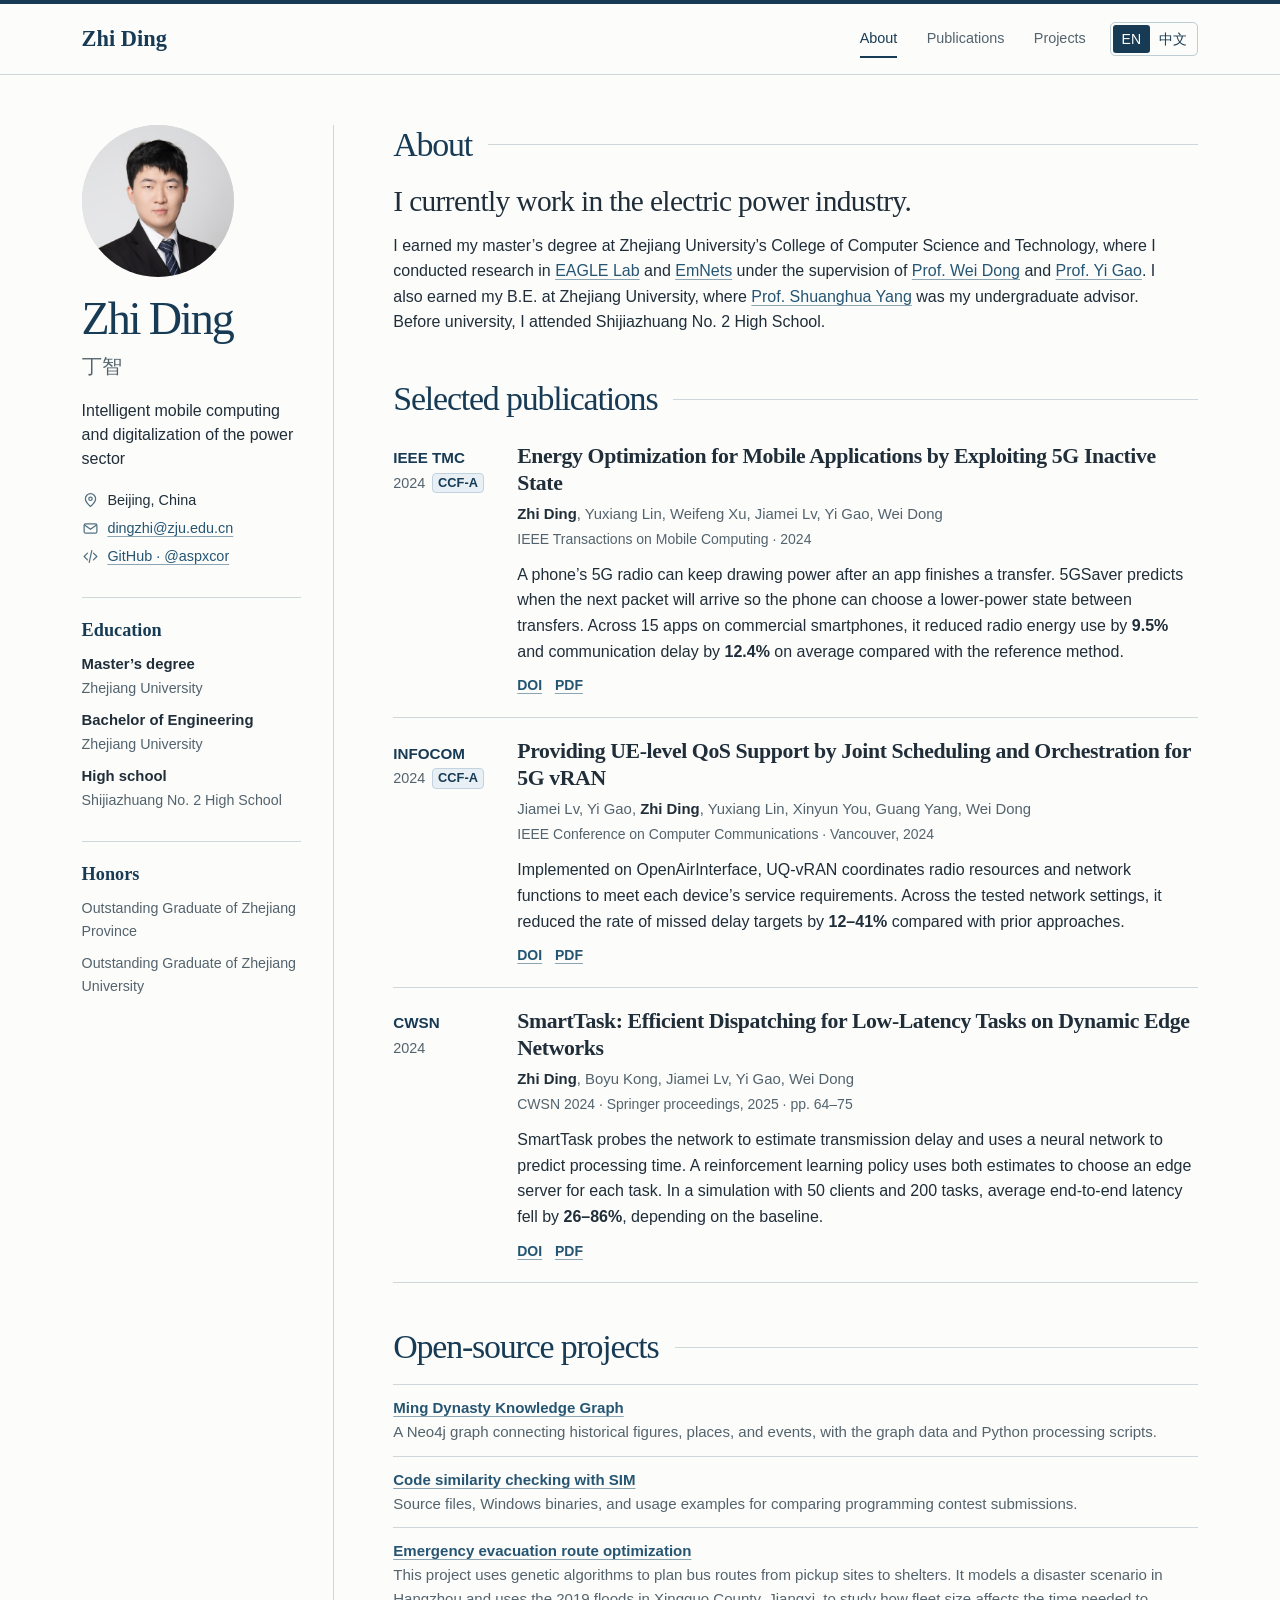
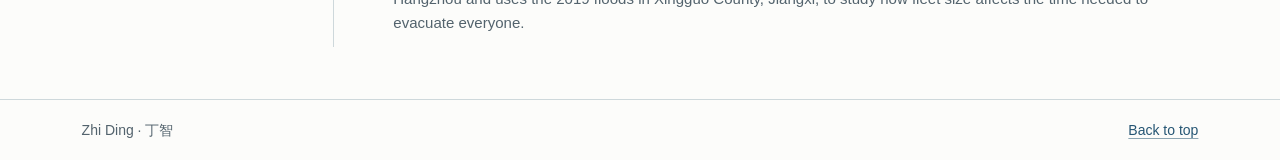
<file: index.html>
<!doctype html>
<html lang="en">
<head>
  <meta charset="utf-8">
  <meta name="viewport" content="width=device-width,initial-scale=1">
  <meta name="description" content="Zhi Ding’s academic homepage. Research interests include intelligent mobile computing and digitalization of the power sector. Biography, selected publications, and open-source projects.">
  <meta name="theme-color" content="#173a55">
  <title>Zhi Ding | Academic Homepage</title>
  <link rel="alternate" hreflang="zh-CN" href="zh.html">
  <link rel="stylesheet" href="style.css">
  <script src="navigation.js" defer></script>
</head>
<body id="top">
  <a class="skip" href="#main">Skip to content</a>
  <header class="mast">
    <div class="wrap mast-inner">
      <a class="wordmark" href="#top" aria-label="Zhi Ding, back to top">Zhi Ding</a>
      <nav aria-label="Sections"><a href="#about" aria-current="location">About</a><a href="#publications">Publications</a><a href="#software">Projects</a></nav>
      <div class="language" role="group" aria-label="Page language"><span lang="en" aria-current="page">EN</span><a data-switch href="zh.html" lang="zh-CN" hreflang="zh-CN">中文</a></div>
    </div>
  </header>
  <div class="wrap layout">
    <aside class="profile" aria-label="Researcher profile">
      <div class="profile-top">
        <div class="portrait"><img src="assets/zhi-ding.jpg" width="724" height="1086" alt="Portrait of Zhi Ding"></div>
        <h1>Zhi Ding</h1><p class="other-name" lang="zh-CN">丁智</p>
        <p class="field">Intelligent mobile computing and digitalization of the power sector</p>
        <ul class="contact">
          <li><svg viewBox="0 0 20 20" fill="none" stroke="currentColor" stroke-width="1.45" stroke-linecap="round" stroke-linejoin="round" aria-hidden="true"><path d="M16 8c0 4-6 9-6 9S4 12 4 8a6 6 0 1 1 12 0Z"/><circle cx="10" cy="8" r="2"/></svg>Beijing, China</li>
          <li><svg viewBox="0 0 20 20" fill="none" stroke="currentColor" stroke-width="1.45" stroke-linecap="round" stroke-linejoin="round" aria-hidden="true"><rect x="2.5" y="4.5" width="15" height="11" rx="1.8"/><path d="m3 6 7 5 7-5"/></svg><a href="mailto:dingzhi@zju.edu.cn">dingzhi@zju.edu.cn</a></li>
          <li><svg viewBox="0 0 20 20" fill="none" stroke="currentColor" stroke-width="1.45" stroke-linecap="round" stroke-linejoin="round" aria-hidden="true"><path d="m6.5 6-4 4 4 4m7-8 4 4-4 4m-2-11-3 14"/></svg><a href="https://github.com/aspxcor">GitHub · @aspxcor</a></li>
        </ul>
      </div>
      <div class="background">
        <section class="aside-block"><h2>Education</h2><dl>
          <dt>Master’s degree</dt><dd>Zhejiang University</dd>
          <dt>Bachelor of Engineering</dt><dd>Zhejiang University</dd>
          <dt>High school</dt><dd>Shijiazhuang No. 2 High School</dd>
        </dl></section>
        <section class="aside-block"><h2>Honors</h2>
          <p>Outstanding Graduate of Zhejiang Province</p>
          <p>Outstanding Graduate of Zhejiang University</p>
        </section>
      </div>
    </aside>
    <main id="main">
      <section class="main-section" id="about">
        <div class="section-heading"><h2>About</h2></div>
        <p class="lead">I currently work in the electric power industry.</p>
        <p class="bio">I earned my master’s degree at Zhejiang University’s College of Computer Science and Technology, where I conducted research in <a href="https://eagle.zju.edu.cn/">EAGLE Lab</a> and <a href="https://www.emnets.cn/zh/">EmNets</a> under the supervision of <a href="https://dongw.emnets.cn/">Prof. Wei Dong</a> and <a href="https://yi-gao.github.io">Prof. Yi Gao</a>. I also earned my B.E. at Zhejiang University, where <a href="https://www.nfu.edu.cn/info/1221/114301.htm">Prof. Shuanghua Yang</a> was my undergraduate advisor. Before university, I attended Shijiazhuang No. 2 High School.</p>
      </section>
      <section class="main-section" id="publications">
        <div class="section-heading"><h2 id="research">Selected publications</h2></div>
        
        <article class="paper" id="paper-5gsaver">
          <div class="venue">
            <b>IEEE TMC</b>
            <div class="venue-meta"><time datetime="2024">2024</time><span class="ccf-rank">CCF-A</span></div>
          </div>
          <div>
            <h3 lang="en"><a href="https://doi.org/10.1109/TMC.2024.3377696">Energy Optimization for Mobile Applications by Exploiting 5G Inactive State</a></h3>
            
            <p class="authors" lang="en"><strong>Zhi Ding</strong>, Yuxiang Lin, Weifeng Xu, Jiamei Lv, Yi Gao, Wei Dong</p>
            <p class="pub-note">IEEE Transactions on Mobile Computing · 2024</p>
            <p class="finding" id="result-5gsaver">A phone’s 5G radio can keep drawing power after an app finishes a transfer. 5GSaver predicts when the next packet will arrive so the phone can choose a lower-power state between transfers. Across 15 apps on commercial smartphones, it reduced radio energy use by <strong>9.5%</strong> and communication delay by <strong>12.4%</strong> on average compared with the reference method.</p>
            <div class="links"><a href="https://doi.org/10.1109/TMC.2024.3377696" aria-label="5GSaver DOI">DOI</a><a href="https://www.emnets.cn/zh/publication/tmc-5gsaver/Energy_Optimization_for_Mobile_Applications_by_Exploiting_5G_Inactive_State.pdf" aria-label="5GSaver PDF">PDF</a></div>
          </div>
        </article>
        <article class="paper" id="paper-uq-vran">
          <div class="venue">
            <b>INFOCOM</b>
            <div class="venue-meta"><time datetime="2024">2024</time><span class="ccf-rank">CCF-A</span></div>
          </div>
          <div>
            <h3 lang="en"><a href="https://doi.org/10.1109/INFOCOM52122.2024.10621408">Providing UE-level QoS Support by Joint Scheduling and Orchestration for 5G vRAN</a></h3>
            
            <p class="authors" lang="en">Jiamei Lv, Yi Gao, <strong>Zhi Ding</strong>, Yuxiang Lin, Xinyun You, Guang Yang, Wei Dong</p>
            <p class="pub-note">IEEE Conference on Computer Communications · Vancouver, 2024</p>
            <p class="finding" id="result-uq-vran">Implemented on OpenAirInterface, UQ-vRAN coordinates radio resources and network functions to meet each device’s service requirements. Across the tested network settings, it reduced the rate of missed delay targets by <strong>12–41%</strong> compared with prior approaches.</p>
            <div class="links"><a href="https://doi.org/10.1109/INFOCOM52122.2024.10621408" aria-label="UQ-vRAN DOI">DOI</a><a href="https://www.emnets.cn/zh/publication/infocom-24-uqvran/uq-vran.pdf" aria-label="UQ-vRAN PDF">PDF</a></div>
          </div>
        </article>
        <article class="paper" id="paper-smarttask">
          <div class="venue">
            <b>CWSN</b>
            <div class="venue-meta"><time datetime="2024">2024</time></div>
          </div>
          <div>
            <h3 lang="en"><a href="https://doi.org/10.1007/978-981-96-2186-6_6">SmartTask: Efficient Dispatching for Low-Latency Tasks on Dynamic Edge Networks</a></h3>
            
            <p class="authors" lang="en"><strong>Zhi Ding</strong>, Boyu Kong, Jiamei Lv, Yi Gao, Wei Dong</p>
            <p class="pub-note">CWSN 2024 · Springer proceedings, 2025 · pp. 64–75</p>
            <p class="finding" id="result-smarttask">SmartTask probes the network to estimate transmission delay and uses a neural network to predict processing time. A reinforcement learning policy uses both estimates to choose an edge server for each task. In a simulation with 50 clients and 200 tasks, average end-to-end latency fell by <strong>26–86%</strong>, depending on the baseline.</p>
            <div class="links"><a href="https://doi.org/10.1007/978-981-96-2186-6_6" aria-label="SmartTask DOI">DOI</a><a href="papers/smarttask.pdf" aria-label="SmartTask PDF">PDF</a></div>
          </div>
        </article>
      </section>
      <section class="main-section project-list" id="software">
        <div class="section-heading"><h2>Open-source projects</h2></div>
          <ul><li><a href="https://github.com/aspxcor/Ming-Dynasty-Knowledge-Graph">Ming Dynasty Knowledge Graph</a><span>A Neo4j graph connecting historical figures, places, and events, with the graph data and Python processing scripts.</span></li>
          <li><a href="https://github.com/aspxcor/Code-Repetition-Check-sim">Code similarity checking with SIM</a><span>Source files, Windows binaries, and usage examples for comparing programming contest submissions.</span></li>
          <li><a href="https://github.com/aspxcor/Optimization-Plan-for-Emergency-Evacuation-of-Personnel-Based-on-Optimization-Algorithm">Emergency evacuation route optimization</a><span>This project uses genetic algorithms to plan bus routes from pickup sites to shelters. It models a disaster scenario in Hangzhou and uses the 2019 floods in Xingguo County, Jiangxi, to study how fleet size affects the time needed to evacuate everyone.</span></li></ul>
      </section>
    </main>
  </div>
  <footer class="footer"><div class="wrap"><span>Zhi Ding · 丁智</span><a href="#top">Back to top</a></div></footer>
</body>
</html>
</file>
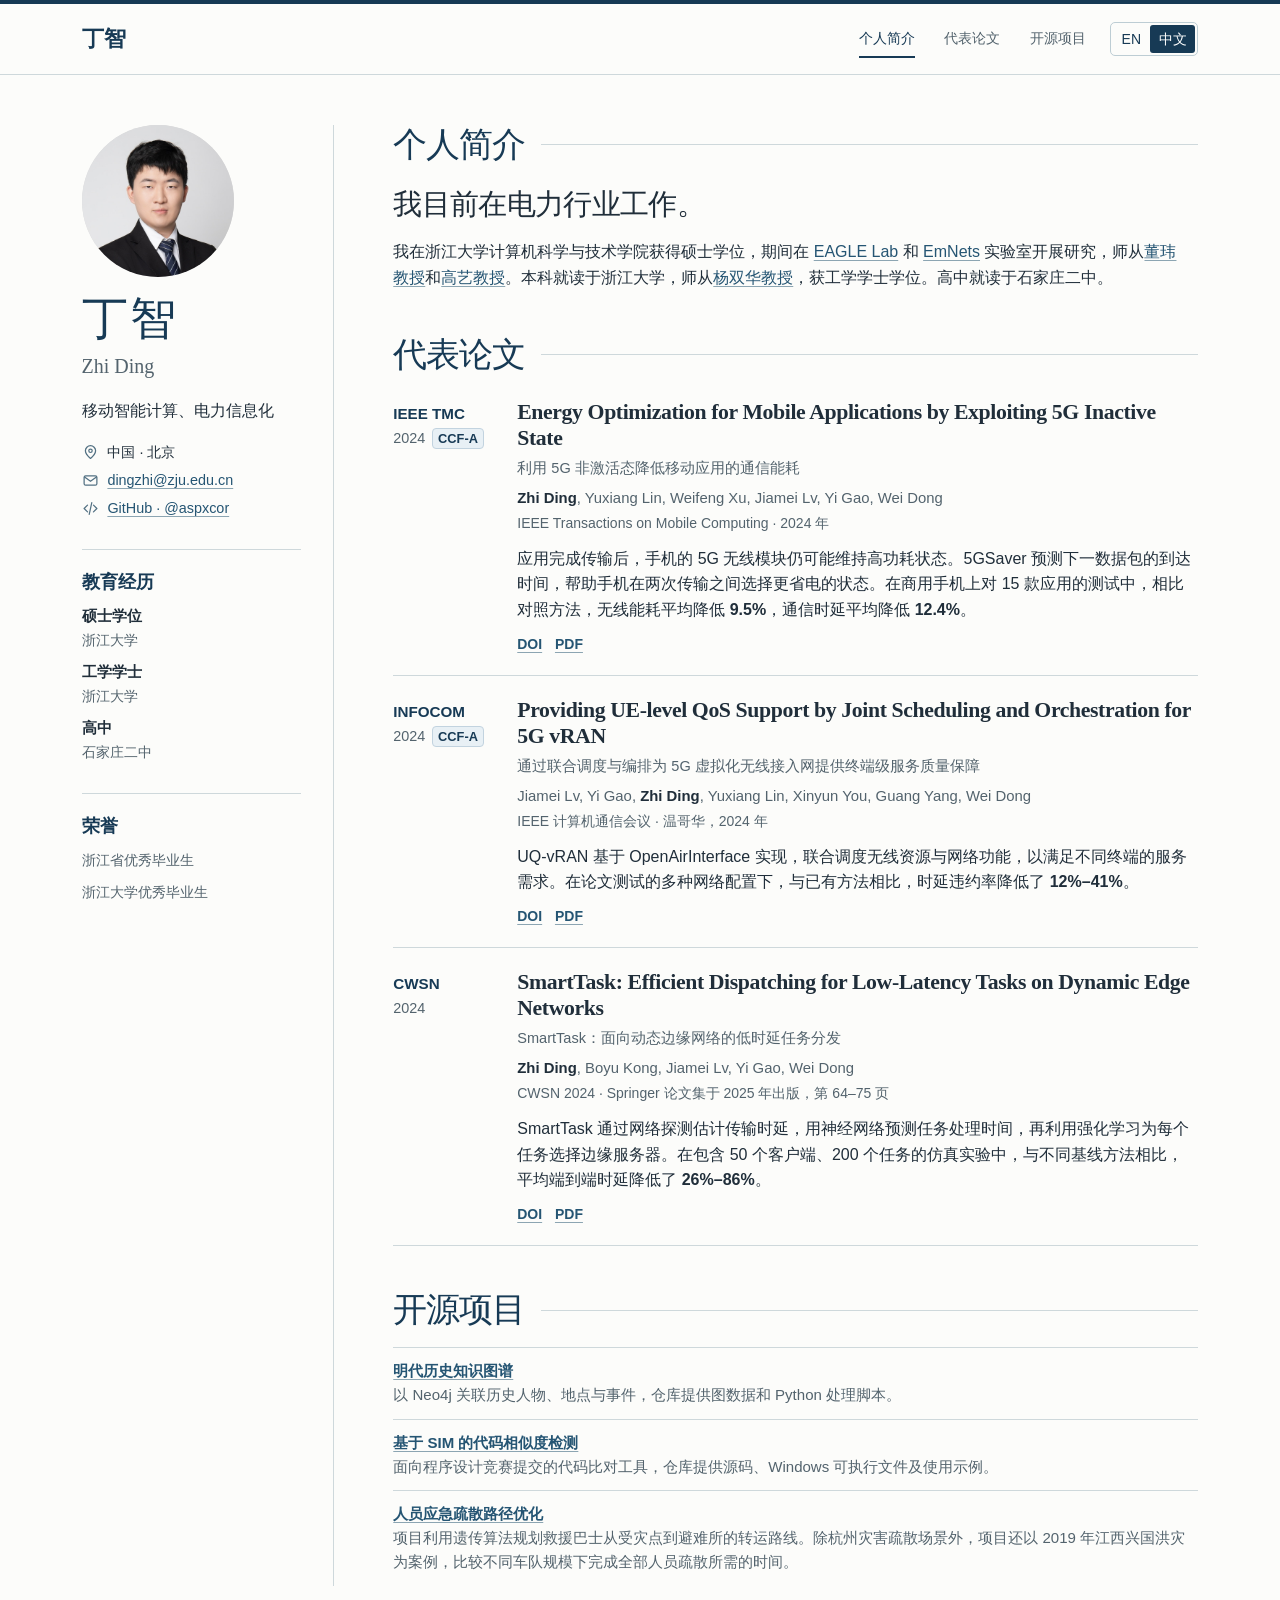
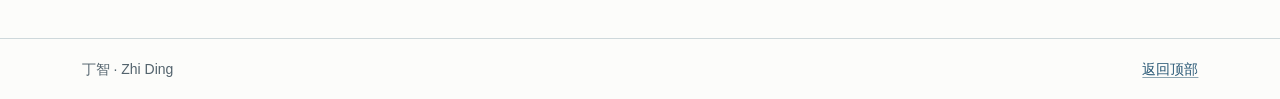
<file: zh.html>
<!doctype html>
<html lang="zh-CN">
<head>
  <meta charset="utf-8">
  <meta name="viewport" content="width=device-width,initial-scale=1">
  <meta name="description" content="丁智的学术主页。主要研究兴趣为移动智能计算、电力信息化，收录个人简介、代表论文与开源项目。">
  <meta name="theme-color" content="#173a55">
  <title>丁智｜学术主页</title>
  <link rel="alternate" hreflang="en" href="index.html">
  <link rel="stylesheet" href="style.css">
  <script src="navigation.js" defer></script>
</head>
<body id="top">
  <a class="skip" href="#main">跳至正文</a>
  <header class="mast">
    <div class="wrap mast-inner">
      <a class="wordmark" href="#top" aria-label="丁智，返回顶部">丁智</a>
      <nav aria-label="栏目导航"><a href="#about" aria-current="location">个人简介</a><a href="#publications">代表论文</a><a href="#software">开源项目</a></nav>
      <div class="language" role="group" aria-label="页面语言"><a data-switch href="index.html" lang="en" hreflang="en">EN</a><span lang="zh-CN" aria-current="page">中文</span></div>
    </div>
  </header>
  <div class="wrap layout">
    <aside class="profile" aria-label="学者信息">
      <div class="profile-top">
        <div class="portrait"><img src="assets/zhi-ding.jpg" width="724" height="1086" alt="丁智的个人照片"></div>
        <h1>丁智</h1><p class="other-name" lang="en">Zhi Ding</p>
        <p class="field">移动智能计算、电力信息化</p>
        <ul class="contact">
          <li><svg viewBox="0 0 20 20" fill="none" stroke="currentColor" stroke-width="1.45" stroke-linecap="round" stroke-linejoin="round" aria-hidden="true"><path d="M16 8c0 4-6 9-6 9S4 12 4 8a6 6 0 1 1 12 0Z"/><circle cx="10" cy="8" r="2"/></svg>中国 · 北京</li>
          <li><svg viewBox="0 0 20 20" fill="none" stroke="currentColor" stroke-width="1.45" stroke-linecap="round" stroke-linejoin="round" aria-hidden="true"><rect x="2.5" y="4.5" width="15" height="11" rx="1.8"/><path d="m3 6 7 5 7-5"/></svg><a href="mailto:dingzhi@zju.edu.cn">dingzhi@zju.edu.cn</a></li>
          <li><svg viewBox="0 0 20 20" fill="none" stroke="currentColor" stroke-width="1.45" stroke-linecap="round" stroke-linejoin="round" aria-hidden="true"><path d="m6.5 6-4 4 4 4m7-8 4 4-4 4m-2-11-3 14"/></svg><a href="https://github.com/aspxcor">GitHub · @aspxcor</a></li>
        </ul>
      </div>
      <div class="background">
        <section class="aside-block"><h2>教育经历</h2><dl>
          <dt>硕士学位</dt><dd>浙江大学</dd>
          <dt>工学学士</dt><dd>浙江大学</dd>
          <dt>高中</dt><dd>石家庄二中</dd>
        </dl></section>
        <section class="aside-block"><h2>荣誉</h2>
          <p>浙江省优秀毕业生</p>
          <p>浙江大学优秀毕业生</p>
        </section>
      </div>
    </aside>
    <main id="main">
      <section class="main-section" id="about">
        <div class="section-heading"><h2>个人简介</h2></div>
        <p class="lead">我目前在电力行业工作。</p>
        <p class="bio">我在浙江大学计算机科学与技术学院获得硕士学位，期间在 <a href="https://eagle.zju.edu.cn/">EAGLE Lab</a> 和 <a href="https://www.emnets.cn/zh/">EmNets</a> 实验室开展研究，师从<a href="https://dongw.emnets.cn/">董玮教授</a>和<a href="https://yi-gao.github.io">高艺教授</a>。本科就读于浙江大学，师从<a href="https://www.nfu.edu.cn/info/1221/114301.htm">杨双华教授</a>，获工学学士学位。高中就读于石家庄二中。</p>
      </section>
      <section class="main-section" id="publications">
        <div class="section-heading"><h2 id="research">代表论文</h2></div>
        
        <article class="paper" id="paper-5gsaver">
          <div class="venue">
            <b>IEEE TMC</b>
            <div class="venue-meta"><time datetime="2024">2024</time><span class="ccf-rank">CCF-A</span></div>
          </div>
          <div>
            <h3 lang="en"><a href="https://doi.org/10.1109/TMC.2024.3377696">Energy Optimization for Mobile Applications by Exploiting 5G Inactive State</a></h3>
            <p class="translation">利用 5G 非激活态降低移动应用的通信能耗</p>
            <p class="authors" lang="en"><strong>Zhi Ding</strong>, Yuxiang Lin, Weifeng Xu, Jiamei Lv, Yi Gao, Wei Dong</p>
            <p class="pub-note">IEEE Transactions on Mobile Computing · 2024 年</p>
            <p class="finding" id="result-5gsaver">应用完成传输后，手机的 5G 无线模块仍可能维持高功耗状态。5GSaver 预测下一数据包的到达时间，帮助手机在两次传输之间选择更省电的状态。在商用手机上对 15 款应用的测试中，相比对照方法，无线能耗平均降低 <strong>9.5%</strong>，通信时延平均降低 <strong>12.4%</strong>。</p>
            <div class="links"><a href="https://doi.org/10.1109/TMC.2024.3377696" aria-label="5GSaver DOI">DOI</a><a href="https://www.emnets.cn/zh/publication/tmc-5gsaver/Energy_Optimization_for_Mobile_Applications_by_Exploiting_5G_Inactive_State.pdf" aria-label="5GSaver PDF">PDF</a></div>
          </div>
        </article>
        <article class="paper" id="paper-uq-vran">
          <div class="venue">
            <b>INFOCOM</b>
            <div class="venue-meta"><time datetime="2024">2024</time><span class="ccf-rank">CCF-A</span></div>
          </div>
          <div>
            <h3 lang="en"><a href="https://doi.org/10.1109/INFOCOM52122.2024.10621408">Providing UE-level QoS Support by Joint Scheduling and Orchestration for 5G vRAN</a></h3>
            <p class="translation">通过联合调度与编排为 5G 虚拟化无线接入网提供终端级服务质量保障</p>
            <p class="authors" lang="en">Jiamei Lv, Yi Gao, <strong>Zhi Ding</strong>, Yuxiang Lin, Xinyun You, Guang Yang, Wei Dong</p>
            <p class="pub-note">IEEE 计算机通信会议 · 温哥华，2024 年</p>
            <p class="finding" id="result-uq-vran">UQ-vRAN 基于 OpenAirInterface 实现，联合调度无线资源与网络功能，以满足不同终端的服务需求。在论文测试的多种网络配置下，与已有方法相比，时延违约率降低了 <strong>12%–41%</strong>。</p>
            <div class="links"><a href="https://doi.org/10.1109/INFOCOM52122.2024.10621408" aria-label="UQ-vRAN DOI">DOI</a><a href="https://www.emnets.cn/zh/publication/infocom-24-uqvran/uq-vran.pdf" aria-label="UQ-vRAN PDF">PDF</a></div>
          </div>
        </article>
        <article class="paper" id="paper-smarttask">
          <div class="venue">
            <b>CWSN</b>
            <div class="venue-meta"><time datetime="2024">2024</time></div>
          </div>
          <div>
            <h3 lang="en"><a href="https://doi.org/10.1007/978-981-96-2186-6_6">SmartTask: Efficient Dispatching for Low-Latency Tasks on Dynamic Edge Networks</a></h3>
            <p class="translation">SmartTask：面向动态边缘网络的低时延任务分发</p>
            <p class="authors" lang="en"><strong>Zhi Ding</strong>, Boyu Kong, Jiamei Lv, Yi Gao, Wei Dong</p>
            <p class="pub-note">CWSN 2024 · Springer 论文集于 2025 年出版，第 64–75 页</p>
            <p class="finding" id="result-smarttask">SmartTask 通过网络探测估计传输时延，用神经网络预测任务处理时间，再利用强化学习为每个任务选择边缘服务器。在包含 50 个客户端、200 个任务的仿真实验中，与不同基线方法相比，平均端到端时延降低了 <strong>26%–86%</strong>。</p>
            <div class="links"><a href="https://doi.org/10.1007/978-981-96-2186-6_6" aria-label="SmartTask DOI">DOI</a><a href="papers/smarttask.pdf" aria-label="SmartTask PDF">PDF</a></div>
          </div>
        </article>
      </section>
      <section class="main-section project-list" id="software">
        <div class="section-heading"><h2>开源项目</h2></div>
          <ul><li><a href="https://github.com/aspxcor/Ming-Dynasty-Knowledge-Graph">明代历史知识图谱</a><span>以 Neo4j 关联历史人物、地点与事件，仓库提供图数据和 Python 处理脚本。</span></li>
          <li><a href="https://github.com/aspxcor/Code-Repetition-Check-sim">基于 SIM 的代码相似度检测</a><span>面向程序设计竞赛提交的代码比对工具，仓库提供源码、Windows 可执行文件及使用示例。</span></li>
          <li><a href="https://github.com/aspxcor/Optimization-Plan-for-Emergency-Evacuation-of-Personnel-Based-on-Optimization-Algorithm">人员应急疏散路径优化</a><span>项目利用遗传算法规划救援巴士从受灾点到避难所的转运路线。除杭州灾害疏散场景外，项目还以 2019 年江西兴国洪灾为案例，比较不同车队规模下完成全部人员疏散所需的时间。</span></li></ul>
      </section>
    </main>
  </div>
  <footer class="footer"><div class="wrap"><span>丁智 · Zhi Ding</span><a href="#top">返回顶部</a></div></footer>
</body>
</html>
</file>
<file: style.css>
:root {
  color-scheme: light;
  --ink: #202e3a;
  --navy: #173a55;
  --link: #255573;
  --muted: #53636d;
  --line: #ced8db;
  --canvas: #fcfcfa;
  --serif: 'Spectral', 'Iowan Old Style', 'Palatino Linotype', Palatino, Georgia, 'Songti SC', 'Noto Serif CJK SC', serif;
  --sans: 'DM Sans', -apple-system, BlinkMacSystemFont, 'Segoe UI', 'PingFang SC', 'Microsoft YaHei', sans-serif;
  --header: 5.5rem;
}
* { box-sizing: border-box; }
body { margin: 0; background: var(--canvas); color: var(--ink); font: 1rem/1.6 var(--sans); }
h1, h2, h3, p, ul, dl, dd { margin: 0; }
a { color: var(--link); text-underline-offset: .18em; text-decoration-color: #8ca5b2; }
a:hover { color: #0a3a5d; text-decoration: underline; }
a:focus-visible { outline: 3px solid #1e6f89; outline-offset: 3px; border-radius: 2px; }
:where(section, article, main, footer, h2, .finding)[id] { scroll-margin-top: calc(var(--header) + 1rem); }
.skip { position: fixed; top: -6rem; left: .6rem; padding: .5rem 1rem; background: white; z-index: 12; }
.skip:focus { top: .5rem; }
.wrap { max-width: 77rem; padding-inline: clamp(1.25rem,4.5vw,4rem); margin: auto; }
.mast { position: sticky; top: 0; z-index: 5; background: var(--canvas); border-top: 4px solid var(--navy); border-bottom: 1px solid var(--line); }
.mast-inner { min-height: 4.35rem; display: flex; gap: 1.5rem; align-items: center; }
.wordmark { color: var(--navy); font: 600 1.4rem/1 var(--serif); text-decoration: none; white-space: nowrap; margin-right:auto; }
nav, .language { display:flex; align-items:center; }
nav { gap: clamp(.95rem,2.3vw,2.1rem); }
nav a { position:relative; display: flex; align-items:center; color:var(--muted); font-size:.9rem; text-decoration:none; min-height:2.75rem; }
nav a[aria-current="location"] { color:var(--navy); }
nav a[aria-current="location"]::after { content:''; position:absolute; left:0;right:0;bottom:3px;height:2px;background:var(--navy); }
.language { border: 1px solid #bdcdd4; border-radius: 5px; padding:2px; }
.language a,.language span { padding:.24rem .55rem; font-size:.875rem; line-height:1.45; color:var(--navy); text-decoration:none; border-radius:3px; }
.language [aria-current="page"] { background:var(--navy);color:white; }
.layout { display:grid; grid-template-columns:minmax(12.5rem,15.8rem) minmax(0,1fr); column-gap:clamp(2rem,4.6vw,4.6rem); padding-top:3.15rem; padding-bottom:3.3rem; }
.profile { border-right:1px solid var(--line); padding-right:clamp(1.2rem,2.5vw,2.6rem); }
.portrait { position:relative; width:9.5rem; max-width:100%; aspect-ratio:1; overflow:hidden; border-radius:50%; background:#ddd; }
/* Frame a 420px square starting at (152, 36) in the 724px-wide photograph. */
.portrait img { position:absolute; display:block; width:172.381%; height:auto; max-width:none; left:-36.19%; top:-8.571%; }
.profile h1 { font:500 clamp(2.4rem,3.6vw,3.2rem)/1.04 var(--serif);letter-spacing:-.045em;margin:1.1rem 0 .45rem;color:var(--navy); }
.other-name { font-family:var(--serif); font-size:1.25rem;color:var(--muted); }
.field { margin:1.1rem 0;max-width:17rem;line-height:1.5; }
.contact { list-style:none;padding:0;display:grid;gap:.32rem;font-size:.9rem; }
.contact li { display:flex;align-items:center;min-width:0;gap:.55rem; }
.contact svg { width:17px;height:17px;flex:none;color:#527082; }
.contact a { overflow-wrap:anywhere; }
.aside-block { margin-top:1.8rem;padding-top:1.25rem;border-top:1px solid var(--line); }
.aside-block h2 { margin-bottom:.6rem;color:var(--navy);font:600 1.14rem/1.4 var(--serif); }
.aside-block dt { font-weight:600;font-size:.93rem; }
.aside-block dd,.aside-block p { font-size:.89rem;color:var(--muted); }
.aside-block dd+dt,.aside-block p+p { margin-top:.6rem; }
.main-section+.main-section { margin-top:2.75rem; }
.section-heading { display:flex;align-items:baseline;gap:1rem;margin-bottom:1.05rem; }
.section-heading::after { content:'';flex:1;align-self:center;height:1px;background:var(--line); }
.section-heading h2 { color:var(--navy);font:500 clamp(1.73rem,2.65vw,2.25rem)/1.18 var(--serif);letter-spacing:-.035em; }
.lead { font:400 clamp(1.45rem,2.3vw,1.9rem)/1.32 var(--serif);letter-spacing:-.022em; max-width:41rem; margin:0 0 .75rem; }
.bio { max-width:49rem; }
.paper { display:grid; grid-template-columns:6.35rem minmax(0,1fr); gap:1.4rem; padding:1.27rem 0; border-bottom:1px solid var(--line); }
.paper:first-of-type { padding-top:.45rem; }
.venue { padding-top:.13rem; }
.venue b { font:600 .95rem/1.3 var(--sans); color:var(--navy); }
.venue time { display:block; color:var(--muted);font:400 .9rem/1.7 var(--sans);font-variant-numeric:tabular-nums; }
.venue-meta { display:flex; align-items:center; gap:.4rem; }
.ccf-rank {
  padding:.08rem .34rem;
  border:1px solid #c2d3df;
  border-radius:4px;
  background:#e8f0f5;
  color:var(--navy);
  font:600 .8rem/1.25 var(--sans);
  white-space:nowrap;
}
.paper h3 { font:600 clamp(1.17rem,1.7vw,1.45rem)/1.23 var(--serif);letter-spacing:-.018em; }
.paper h3 a { color:var(--ink);text-decoration:none; }
.paper h3 a:hover { text-decoration:underline;color:var(--link); }
.translation { margin-top:.32rem;color:var(--muted);font-size:.91rem; }
.authors { margin:.4rem 0 .08rem;color:var(--muted);font-size:.93rem; }
.authors strong { color:var(--ink); }
.pub-note { color:var(--muted);font-size:.875rem; }
.links { display:flex;flex-wrap:wrap;gap:.8rem;padding-top:.38rem; }
.links a { font-size:.875rem; font-weight:550; }
.paper .finding { margin:.7rem 0 .2rem; max-width:44rem; font-size:1rem; line-height:1.62; }
.project-list ul { list-style:none;padding:0; }
.project-list li { border-top:1px solid var(--line);padding:.7rem 0;font-size:.94rem; }
.project-list a { font-weight:600; }
.project-list span { display:block; color:var(--muted); }
.footer { border-top:1px solid var(--line);color:var(--muted);font-size:.875rem; }
.footer .wrap { display:flex;justify-content:space-between;align-items:center;gap:1rem;padding-block:1.15rem; }
:lang(zh-CN) .lead { line-height:1.55; }
:lang(zh-CN) .profile h1 { letter-spacing:.045em; }
@media(max-width:52rem) {
  .layout { grid-template-columns:11.7rem minmax(0,1fr);gap:1.55rem; }
  .paper { grid-template-columns:1fr;gap:.35rem; }
  .venue { display:flex;gap:.6rem;align-items:baseline;padding:0; }
}
@media(max-width:41rem) {
  :root { --header:7.2rem; }
  .mast-inner { flex-wrap:wrap;gap:.02rem 1rem;padding-top:.45rem; }
  .wordmark { font-size:1.23rem; }
  .language { order:1; }
  .language a,.language span { padding:.3rem .55rem; }
  nav { order:2;flex-basis:100%;justify-content:space-between;gap:.3rem;max-width:30rem; }
  nav a { font-size:.91rem; }
  .layout { display:flex;flex-direction:column;gap:1.5rem;padding-top:1.65rem; }
  .profile { display:contents; }
  .profile-top { display:grid;grid-template-columns:5.5rem 1fr;gap:0 1rem;align-items:center; }
  .portrait { width:5.5rem;grid-row:span 2; }
  .profile h1 { font-size:2.4rem;margin:0; }
  .other-name { font-size:1rem; }
  .field { grid-column:1/-1;margin:.8rem 0 .5rem;max-width:none; }
  .contact { grid-column:1/-1;display:flex;flex-wrap:wrap;gap:.2rem .85rem; }
  .background { order:2;display:grid;grid-template-columns:repeat(2,minmax(0,1fr));gap:1rem; }
  .aside-block { margin:0;padding-top:1rem; }
  main { min-width:0; }
  .main-section+.main-section { margin-top:2rem; }
  .layout { padding-bottom:1.7rem; }
}
@media(max-width:23rem) {
  .wrap { padding-inline:1rem; }
  .background { grid-template-columns:1fr; }
}
@media print {
  .mast,.skip,.footer {display:none;}
  .layout {display:block;padding:0;}
  .profile {display:block;border:0;padding:0;margin-bottom:1.5rem;}
  .profile-top {display:block;}
  .background,.portrait {display:none;}
  .paper {break-inside:avoid;}
  a {color:inherit;}
}
</file>
